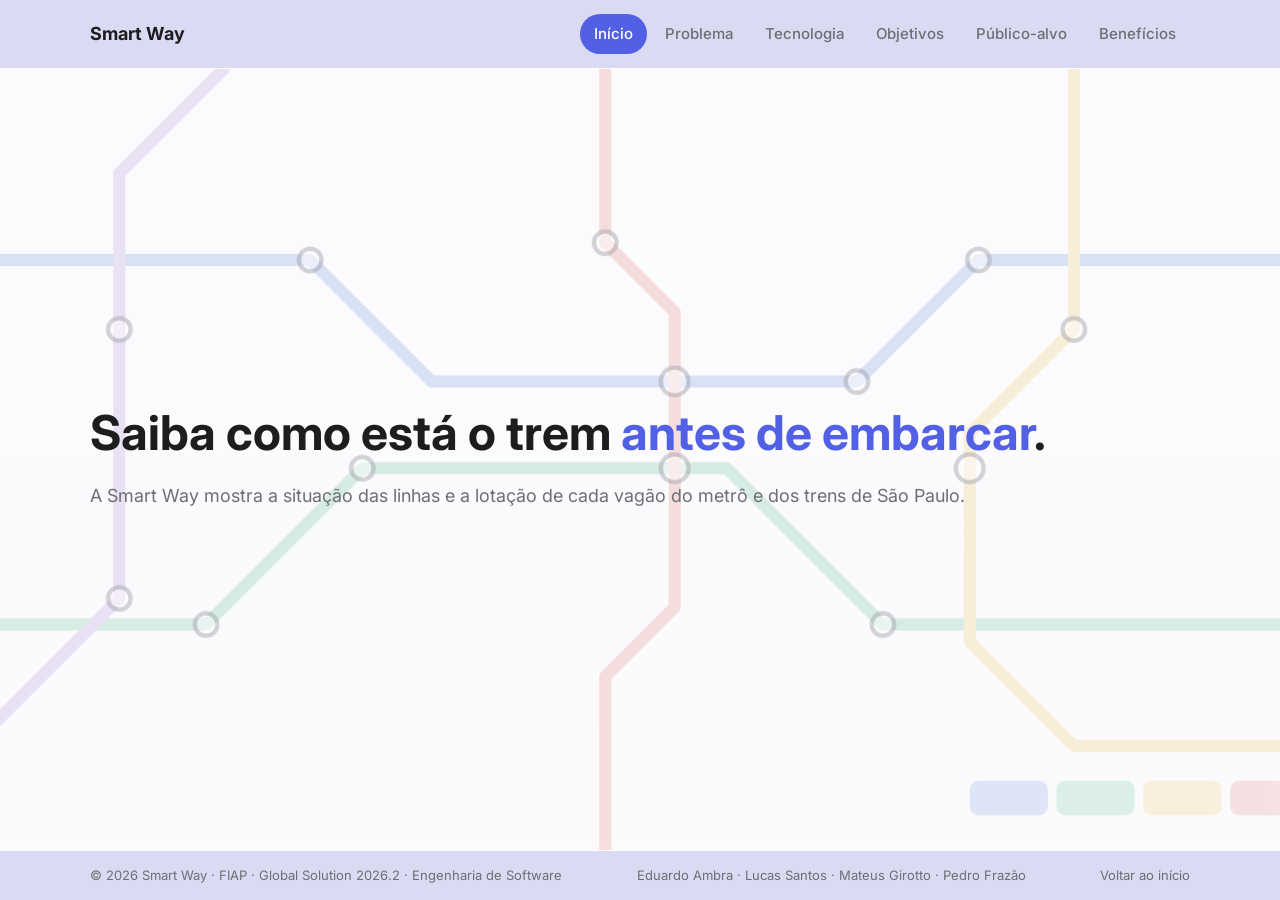
<file: index.html>
<!DOCTYPE html>
<html lang="pt-BR">

<head>
    <meta charset="UTF-8">
    <meta name="viewport" content="width=device-width, initial-scale=1.0">
    <title>Smart Way</title>

    <!-- Google Fonts -->
    <link href="https://fonts.googleapis.com/css2?family=Inter:wght@400;500;600&family=Sora:wght@600;700&display=swap" rel="stylesheet">

    <link rel="stylesheet" href="src/css/style.css">
</head>

<body>

    <!-- CABEÇALHO E MENU -->
    <header class="cabecalho">
        <div class="container">
            <a href="index.html" class="marca">
                Smart Way
            </a>

            <nav class="menu">
                <ul>
                    <li><a href="index.html" class="menu-link menu-link-ativo">Início</a></li>
                    <li><a href="src/pages/problema.html" class="menu-link">Problema</a></li>
                    <li><a href="src/pages/tecnologia.html" class="menu-link">Tecnologia</a></li>
                    <li><a href="src/pages/objetivos.html" class="menu-link">Objetivos</a></li>
                    <li><a href="src/pages/publico_alvo.html" class="menu-link">Público-alvo</a></li>
                    <li><a href="src/pages/beneficions.html"class = "menu-link">Benefícios</a></li>

                </ul>
            </nav>
        </div>
    </header>

    <main>

        <!-- TELA INICIAL -->
        <div class="tela tela-inicial">
            <div class="container inicio">
                <div class="inicio-texto">
                    <h1>Saiba como está o trem <span class="destaque">antes de embarcar</span>.</h1>
                    <p>
                        A Smart Way mostra a situação das linhas e a lotação de cada vagão
                        do metrô e dos trens de São Paulo.
                    </p>
                    </div>
                </div>
            </div>
        </div>

    </main>

    <!-- RODAPÉ -->
    <footer class="rodape">
        <div class="container">
            <p>&copy; 2026 Smart Way · FIAP · Global Solution 2026.2 · Engenharia de Software</p>
            <p>Eduardo Ambra · Lucas Santos · Mateus Girotto · Pedro Frazão</p>
            <p><a href="index.html">Voltar ao início</a></p>
        </div>
    </footer>

</body>

</html>
</file>
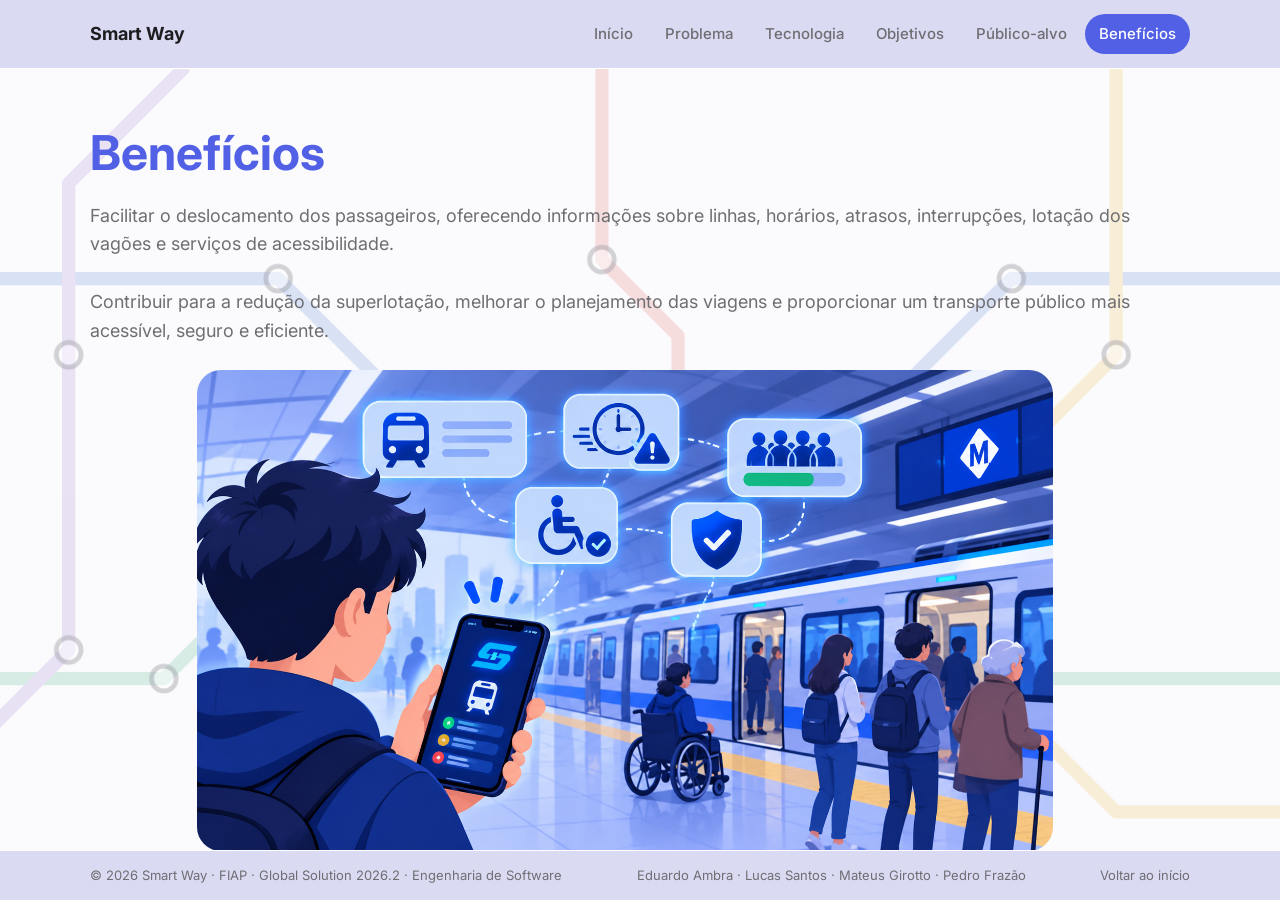
<file: src/pages/beneficions.html>
<!DOCTYPE html>
<html lang="pt-BR">

<head>
    <meta charset="UTF-8">
    <meta name="viewport" content="width=device-width, initial-scale=1.0">
    <title>Benefícios | Smart Way</title>

    <!-- Google Fonts -->
    <link href="https://fonts.googleapis.com/css2?family=Inter:wght@400;500;600&family=Sora:wght@600;700&display=swap" rel="stylesheet">

    <link rel="stylesheet" href="../css/style.css">
</head>

<body>

    <!-- CABEÇALHO E MENU -->
    <header class="cabecalho">
        <div class="container">
            <a href="../../index.html" class="marca">Smart Way</a>

            <nav class="menu">
                <ul>
                    <li><a href="../../index.html" class="menu-link">Início</a></li>
                    <li><a href="problema.html" class="menu-link">Problema</a></li>
                    <li><a href="tecnologia.html" class="menu-link">Tecnologia</a></li>
                    <li><a href="objetivos.html" class="menu-link">Objetivos</a></li>
                    <li><a href="publico_alvo.html" class="menu-link">Público-alvo</a></li>
                    <li><a href="beneficions.html" class="menu-link menu-link-ativo">Benefícios</a></li>
                </ul>
            </nav>
        </div>
    </header>

    <main>
    <div class="tela tela-inicial">
            <div class="container inicio">
                <div class="inicio-texto">
                    <h1><span class="destaque">Benefícios</span></h1>
                    <p>
                        Facilitar o deslocamento dos passageiros, oferecendo informações sobre linhas, horários, atrasos, interrupções, lotação dos vagões e serviços de acessibilidade.
                        <br>
                        <br>
                        Contribuir para a redução da superlotação, melhorar o planejamento das viagens e proporcionar um transporte público mais acessível, seguro e eficiente.
                    </p>
                    <img class="imagem_beneficios" src="../assets/Beneficios.jpg" alt="Beneficios">
                </div>
            </div>
    </div>
    
    </main>

    <!-- RODAPÉ -->
    <footer class="rodape">
        <div class="container">
            <p>&copy; 2026 Smart Way · FIAP · Global Solution 2026.2 · Engenharia de Software</p>
            <p>Eduardo Ambra · Lucas Santos · Mateus Girotto · Pedro Frazão</p>
            <p><a href="../../index.html">Voltar ao início</a></p>
        </div>
    </footer>

</body>

</html>
</file>
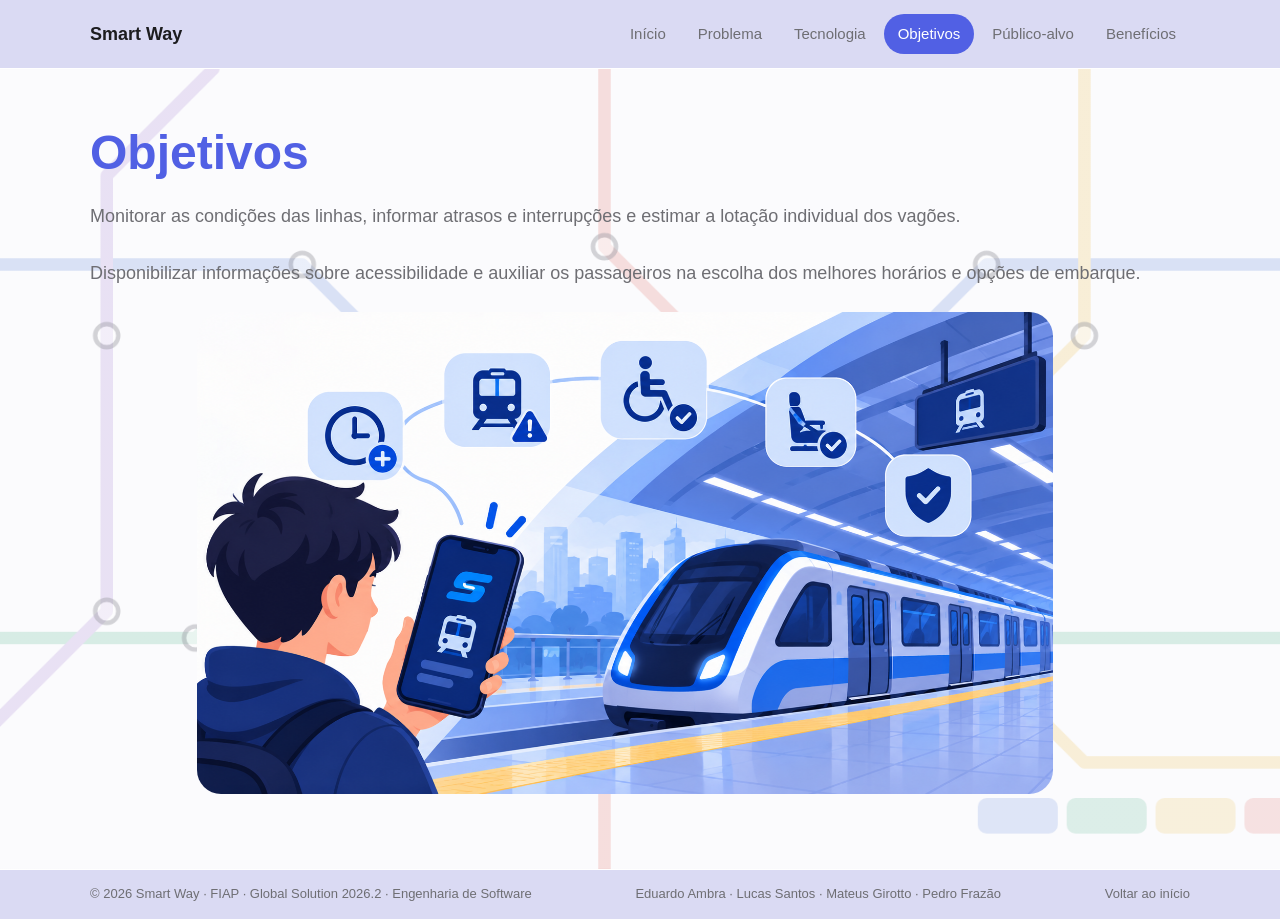
<file: src/pages/objetivos.html>
<!DOCTYPE html>
<html lang="pt-BR">

<head>
    <meta charset="UTF-8">
    <meta name="viewport" content="width=device-width, initial-scale=1.0">
    <title>Objetivos | Smart Way</title>

    <link rel="stylesheet" href="../css/style.css">
</head>

<body>

    <!-- CABEÇALHO E MENU -->
    <header class="cabecalho">
        <div class="container">
            <a href="../../index.html" class="marca">Smart Way</a>

            <nav class="menu">
                <ul>
                    <li><a href="../../index.html" class="menu-link">Início</a></li>
                    <li><a href="problema.html" class="menu-link">Problema</a></li>
                    <li><a href="tecnologia.html" class="menu-link">Tecnologia</a></li>
                    <li><a href="objetivos.html" class="menu-link menu-link-ativo">Objetivos</a></li>
                    <li><a href="publico_alvo.html" class="menu-link">Público-alvo</a></li>
                    <li><a href="beneficions.html" class="menu-link">Benefícios</a></li>
                </ul>
            </nav>
        </div>
    </header>

    <div class="tela tela-inicial">
            <div class="container inicio">
                <div class="inicio-texto">
                    <h1><span class="destaque">Objetivos</span></h1>
                    <p>
                        Monitorar as condições das linhas, informar atrasos e interrupções e estimar a lotação individual dos vagões.
                        <br>
                        <br>
                        Disponibilizar informações sobre acessibilidade e auxiliar os passageiros na escolha dos melhores horários e opções de embarque.
                    </p>
                    <img class="imagem_objetivos" src="../assets/Objetivos.jpg" alt="Objetivos">
                    </div>
            </div>
        </div>
    </main>

    <!-- RODAPÉ -->
    <footer class="rodape">
        <div class="container">
            <p>&copy; 2026 Smart Way · FIAP · Global Solution 2026.2 · Engenharia de Software</p>
            <p>Eduardo Ambra · Lucas Santos · Mateus Girotto · Pedro Frazão</p>
            <p><a href="../../index.html">Voltar ao início</a></p>
        </div>
    </footer>

</body>

</html>
</file>
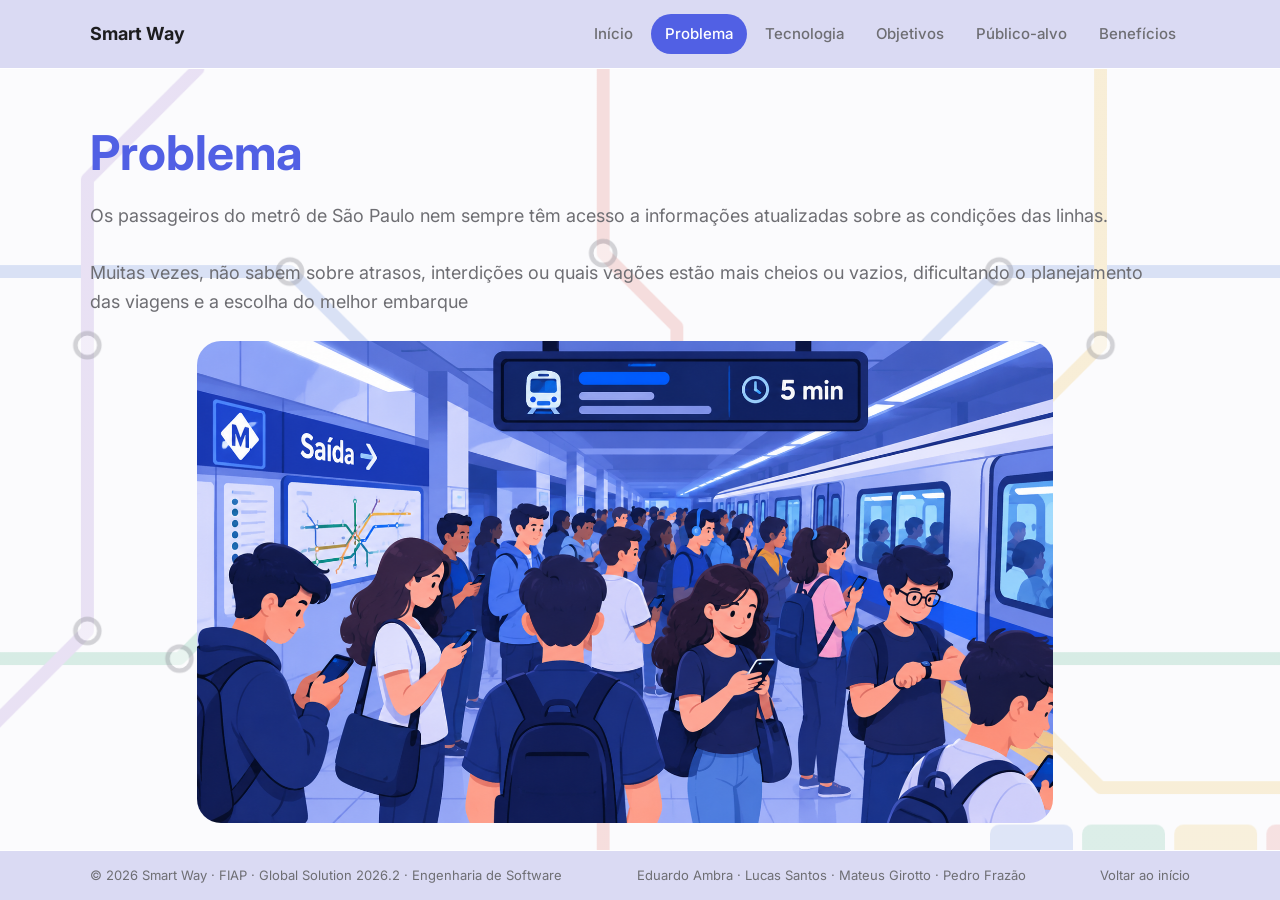
<file: src/pages/problema.html>
<!DOCTYPE html>
<html lang="pt-BR">

<head>
    <meta charset="UTF-8">
    <meta name="viewport" content="width=device-width, initial-scale=1.0">
    <title>Problema | Smart Way</title>

    <!-- Google Fonts -->
    <link href="https://fonts.googleapis.com/css2?family=Inter:wght@400;500;600&family=Sora:wght@600;700&display=swap" rel="stylesheet">

    <link rel="stylesheet" href="../css/style.css">
</head>

<body>

    <!-- CABEÇALHO E MENU -->
    <header class="cabecalho">
        <div class="container">
            <a href="../../index.html" class="marca">Smart Way</a>

            <nav class="menu">
                <ul>
                    <li><a href="../../index.html" class="menu-link">Início</a></li>
                    <li><a href="problema.html" class="menu-link menu-link-ativo">Problema</a></li>
                    <li><a href="tecnologia.html" class="menu-link">Tecnologia</a></li>
                    <li><a href="objetivos.html" class="menu-link">Objetivos</a></li>
                    <li><a href="publico_alvo.html" class="menu-link">Público-alvo</a></li>
                    <li><a href="beneficions.html" class="menu-link">Benefícios</a></li>
                </ul>
            </nav>
        </div>
    </header>

    <main>
        <div class="tela tela-inicial">
            <div class="container inicio">
                <div class="inicio-texto">
                    <h1><span class="destaque">Problema</span></h1>
                    <p>
                        Os passageiros do metrô de São Paulo nem sempre têm acesso a informações atualizadas sobre as condições das linhas.
                        <br>
                        <br>
                        Muitas vezes, não sabem sobre atrasos, interdições ou quais vagões estão mais cheios ou vazios, dificultando o planejamento das viagens e a escolha do melhor embarque
                    </p>
                    <img class="imagem_problema" src="../assets/Problema.jpg" alt="Problema dos Metrôs">
                </div>
            </div>
        </div>
    </main>
                
                

    <!-- RODAPÉ -->
    <footer class="rodape">
        <div class="container">
            <p>&copy; 2026 Smart Way · FIAP · Global Solution 2026.2 · Engenharia de Software</p>
            <p>Eduardo Ambra · Lucas Santos · Mateus Girotto · Pedro Frazão</p>
            <p><a href="../../index.html">Voltar ao início</a></p>
        </div>
    </footer>

</body>

</html>
</file>
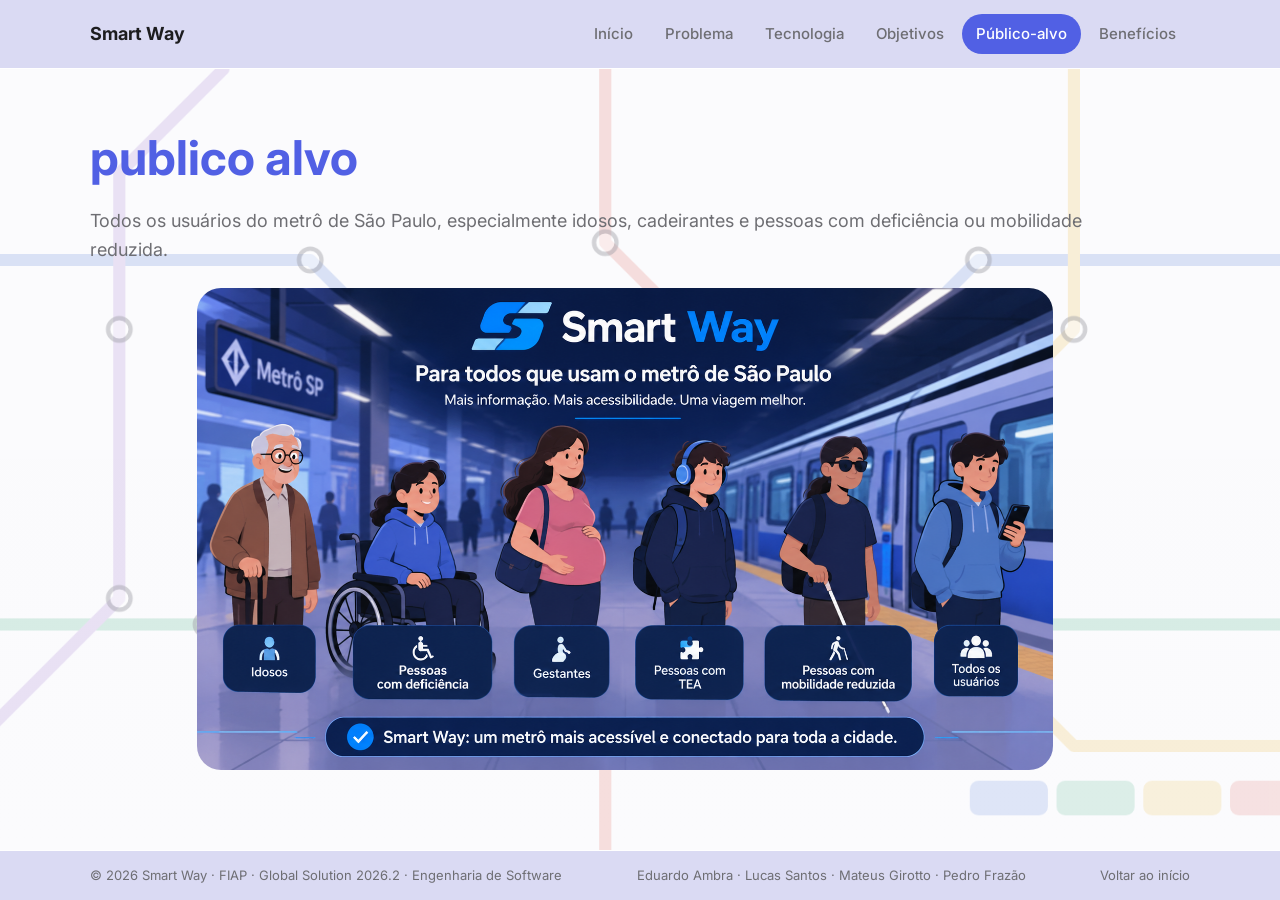
<file: src/pages/publico_alvo.html>
<!DOCTYPE html>
<html lang="pt-BR">

<head>
    <meta charset="UTF-8">
    <meta name="viewport" content="width=device-width, initial-scale=1.0">
    <title>Público-alvo | Smart Way</title>

    <!-- Google Fonts -->
    <link href="https://fonts.googleapis.com/css2?family=Inter:wght@400;500;600&family=Sora:wght@600;700&display=swap" rel="stylesheet">

    <link rel="stylesheet" href="../css/style.css">
</head>

<body>

    <!-- CABEÇALHO E MENU -->
    <header class="cabecalho">
        <div class="container">
            <a href="../../index.html" class="marca">Smart Way</a>

            <nav class="menu">
                <ul>
                    <li><a href="../../index.html" class="menu-link">Início</a></li>
                    <li><a href="problema.html" class="menu-link">Problema</a></li>
                    <li><a href="tecnologia.html" class="menu-link">Tecnologia</a></li>
                    <li><a href="objetivos.html" class="menu-link">Objetivos</a></li>
                    <li><a href="publico_alvo.html" class="menu-link menu-link-ativo">Público-alvo</a></li>
                    <li><a href="beneficions.html" class="menu-link">Benefícios</a></li>
                </ul>
            </nav>
        </div>
    </header>

    <main>
        <div class="tela tela-inicial">
            <div class="container inicio">
                <div class="inicio-texto">
                    <h1><span class="destaque">publico alvo</span></h1>
                    <p>
                        Todos os usuários do metrô de São Paulo, especialmente idosos, cadeirantes e pessoas com deficiência ou mobilidade reduzida.
                    </p>
                    <img class="imagem_publico_alvo" src="../assets/Publico.jpg" alt="Publico Alvo">
                </div>
            </div>
        </div>
    </main>

    </main>

    <!-- RODAPÉ -->
    <footer class="rodape">
        <div class="container">
            <p>&copy; 2026 Smart Way · FIAP · Global Solution 2026.2 · Engenharia de Software</p>
            <p>Eduardo Ambra · Lucas Santos · Mateus Girotto · Pedro Frazão</p>
            <p><a href="../../index.html">Voltar ao início</a></p>
        </div>
    </footer>

</body>

</html>
</file>
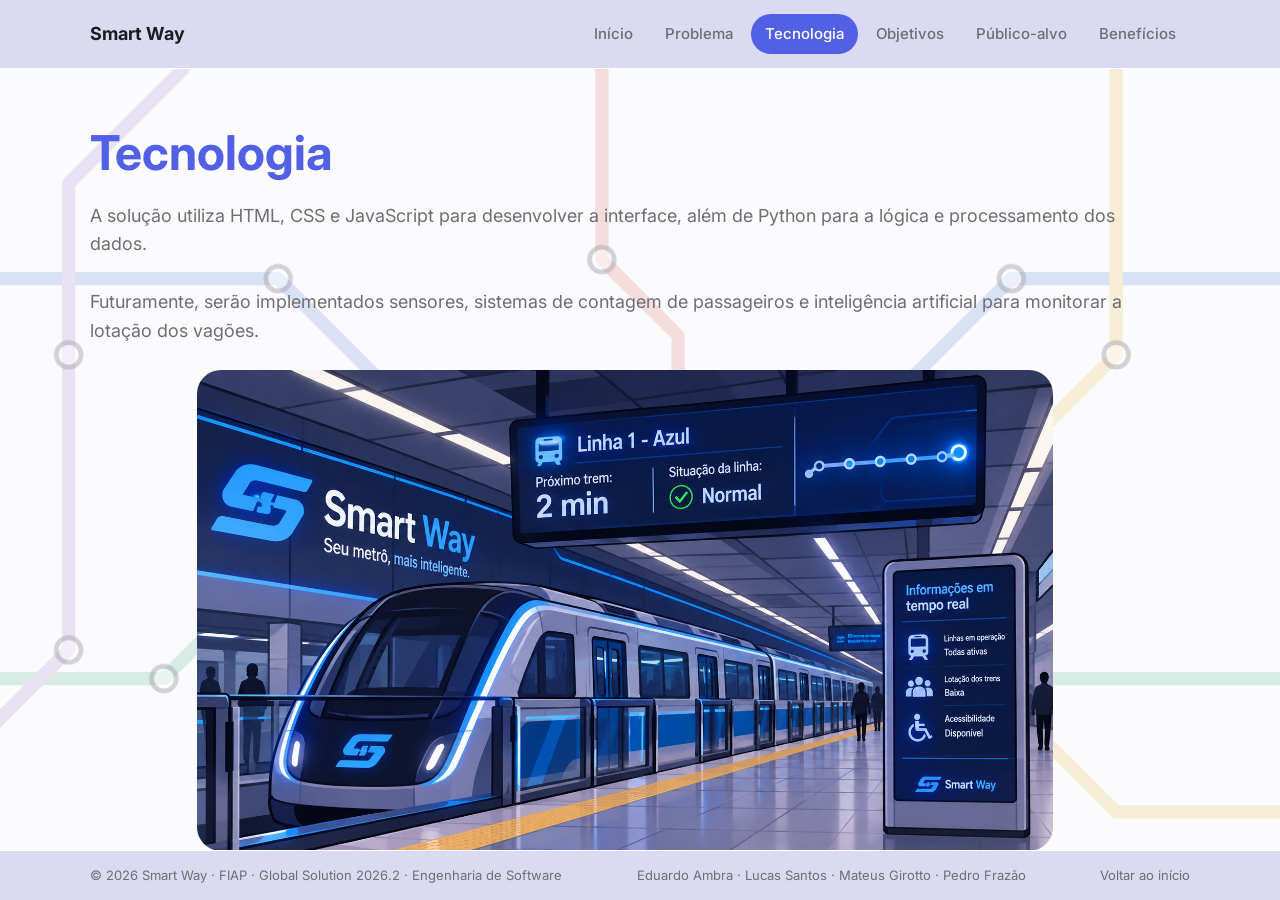
<file: src/pages/tecnologia.html>
<!DOCTYPE html>
<html lang="pt-BR">

<head>
    <meta charset="UTF-8">
    <meta name="viewport" content="width=device-width, initial-scale=1.0">
    <title>Tecnologia | Smart Way</title>

    <!-- Google Fonts -->
    <link href="https://fonts.googleapis.com/css2?family=Inter:wght@400;500;600&family=Sora:wght@600;700&display=swap" rel="stylesheet">

    <link rel="stylesheet" href="../css/style.css">
</head>

<body>

    <!-- CABEÇALHO E MENU -->
    <header class="cabecalho">
        <div class="container">
            <a href="../../index.html" class="marca">Smart Way</a>

            <nav class="menu">
                <ul>
                    <li><a href="../../index.html" class="menu-link">Início</a></li>
                    <li><a href="problema.html" class="menu-link">Problema</a></li>
                    <li><a href="tecnologia.html" class="menu-link menu-link-ativo">Tecnologia</a></li>
                    <li><a href="objetivos.html" class="menu-link">Objetivos</a></li>
                    <li><a href="publico_alvo.html" class="menu-link">Público-alvo</a></li>
                    <li><a href="beneficions.html" class="menu-link">Benefícios</a></li>
                </ul>
            </nav>
        </div>
    </header>

    <main>
        <div class="tela tela-inicial">
            <div class="container inicio">
                <div class="inicio-texto">
                    <h1><span class="destaque">Tecnologia</span></h1>
                    <p>
                    A solução utiliza HTML, CSS e JavaScript para desenvolver a interface, além de Python para a lógica e processamento dos dados.

                    <br>
                    <br>
                    Futuramente, serão implementados sensores, sistemas de contagem de passageiros e inteligência artificial para monitorar a lotação dos vagões.
                    </p>
                    <img class="imagem_tecnologia" src="../assets/Tecnologia.jpg" alt="Tecnologia usada">
                </div>
            </div>
        </div>
    </main>


    <!-- RODAPÉ -->
    <footer class="rodape">
        <div class="container">
            <p>&copy; 2026 Smart Way · FIAP · Global Solution 2026.2 · Engenharia de Software</p>
            <p>Eduardo Ambra · Lucas Santos · Mateus Girotto · Pedro Frazão</p>
            <p><a href="../../index.html">Voltar ao início</a></p>
        </div>
    </footer>

</body>

</html>
</file>
<file: src/css/style.css>
/* ---------- 1. Variáveis ---------- */
:root {
    --cor-fundo: #dadaf3;          
    --cor-fundo-2: #dadaf3;       
    --cor-cartao: #ffffff;       
    --cor-borda: #ffffff;          
    --cor-texto: #1d1d1f;          
    --cor-texto-suave: #6e6e73;    
    --cor-titulo: #1d1d1f;        
    --cor-principal: #5160e4;      
    --cor-texto-botao: #ffffff;    
    --cor-sucesso: #28cd41;        

    --fonte-titulo: -apple-system, BlinkMacSystemFont, "SF Pro Display", "Inter", sans-serif;
    --fonte-texto: -apple-system, BlinkMacSystemFont, "SF Pro Text", "Inter", sans-serif;
}

* {
    margin: 0;
    padding: 0;
    box-sizing: border-box;
}


html,
body {
    height: 100%;
}

body {
    display: flex;
    flex-direction: column;
    background-color: var(--cor-fundo);
    color: var(--cor-texto);
    font-family: var(--fonte-texto);
    font-size: 16px;
    line-height: 1.6;
}


main {
    flex-grow: 1;
    display: flex;
    flex-direction: column;
    overflow: auto;
}

h1,
h2 {
    color: var(--cor-titulo);
    font-family: var(--fonte-titulo);
    line-height: 1.2;
}

ul {
    list-style: none;
}

a {
    color: var(--cor-principal);
    text-decoration: none;
}

img {
    max-width: 100%;
}

.container {
    width: 90%;
    max-width: 1100px;
    margin: 0 auto;
}

.destaque {
    color: var(--cor-principal);
}


.cabecalho {
    border-bottom: 1px solid var(--cor-borda);
}

.cabecalho .container {
    display: flex;
    flex-wrap: wrap;
    justify-content: space-between;
    align-items: center;
    padding: 14px 0;
}

.marca {
    display: flex;
    align-items: center;
    color: var(--cor-titulo);
    font-family: var(--fonte-titulo);
    font-size: 18px;
    font-weight: 700;
}

.marca img {
    width: 36px;
    height: 36px;
    margin-right: 10px;
}

.menu ul {
    display: flex;
    flex-wrap: wrap;
    align-items: center;
}

.menu li {
    margin-left: 4px;
}

.menu-link {
    display: block;
    padding: 8px 14px;
    border-radius: 20px;
    color: var(--cor-texto-suave);
    font-size: 15px;
    font-weight: 500;
    transition: 0.2s;
}

.menu-link:hover {
    background-color: var(--cor-fundo-2);
    color: var(--cor-titulo);
}


.menu-link-ativo,
.menu-link-ativo:hover {
    background-color: var(--cor-principal);
    color: var(--cor-texto-botao);
}


.tela {
    flex-grow: 1;
    display: flex;
    flex-direction: column;
    justify-content: center;
    padding: 20px 0;
}

.tela-fundo-2 {
    background-color: var(--cor-fundo-2);
}


.estacao {
    display: flex;
    align-items: center;
    color: var(--cor-principal);
    font-size: 13px;
    font-weight: 600;
    letter-spacing: 1px;
    text-transform: uppercase;
}


.inicio {
    display: flex;
    flex-wrap: wrap;
    align-items: center;
}

.inicio-texto,
.inicio-imagem {
    flex: 1 1 400px;
    margin: 15px 0;
}

.inicio-texto {
    margin-right: 30px;
}

.inicio-texto h1 {
    margin: 20px 0;
    font-size: 48px;
}

.inicio-texto p {
    margin-bottom: 24px;
    color: var(--cor-texto-suave);
    font-size: 18px;
}

.inicio-imagem img {
    display: block;
    width: 100%;
    border-radius: 24px;
}

.inicio-imagem figcaption {
    margin-top: 8px;
    color: var(--cor-texto-suave);
    font-size: 13px;
    text-align: center;
}


.rodape {
    background-color: var(--cor-fundo-2);
    border-top: 1px solid var(--cor-borda);
    color: var(--cor-texto-suave);
    font-size: 13px;
}

.rodape .container {
    display: flex;
    flex-wrap: wrap;
    justify-content: space-between;
    align-items: center;
    padding: 12px 0;
}

.rodape p {
    margin: 2px 0;
}

.rodape a {
    color: var(--cor-texto-suave);
    transition: 0.2s;
}

.rodape a:hover {
    color: var(--cor-principal);
    text-decoration: underline;
}


.tela-inicial {
    background-image: linear-gradient(rgba(255, 255, 255, 0.521), rgba(255, 255, 255, 0.527)), url("../assets/inicio.jpg");
    background-size: cover;
    background-position: center;
}

.imagem_problema {
    display: flex;
    width: 80%;
    border-radius: 24px;
    margin: 0 auto;
    margin-bottom: 40px;
}

.imagem_beneficios {
    display: flex;
    width: 80%;
    border-radius: 24px;
    margin: 0 auto;
    margin-bottom: 40px;
}

.imagem_objetivos {
    display: flex;
    width: 80%;
    border-radius: 24px;
    margin: 0 auto;
    margin-bottom: 40px;
}

.imagem_publico_alvo{
    display: flex;
    width: 80%;
    border-radius: 24px;
    margin: 0 auto;
    margin-bottom: 40px;
}

.imagem_tecnologia {
    display: flex;
    width: 80%;
    border-radius: 24px;
    margin: 0 auto;
    margin-bottom: 40px;
}
</file>
